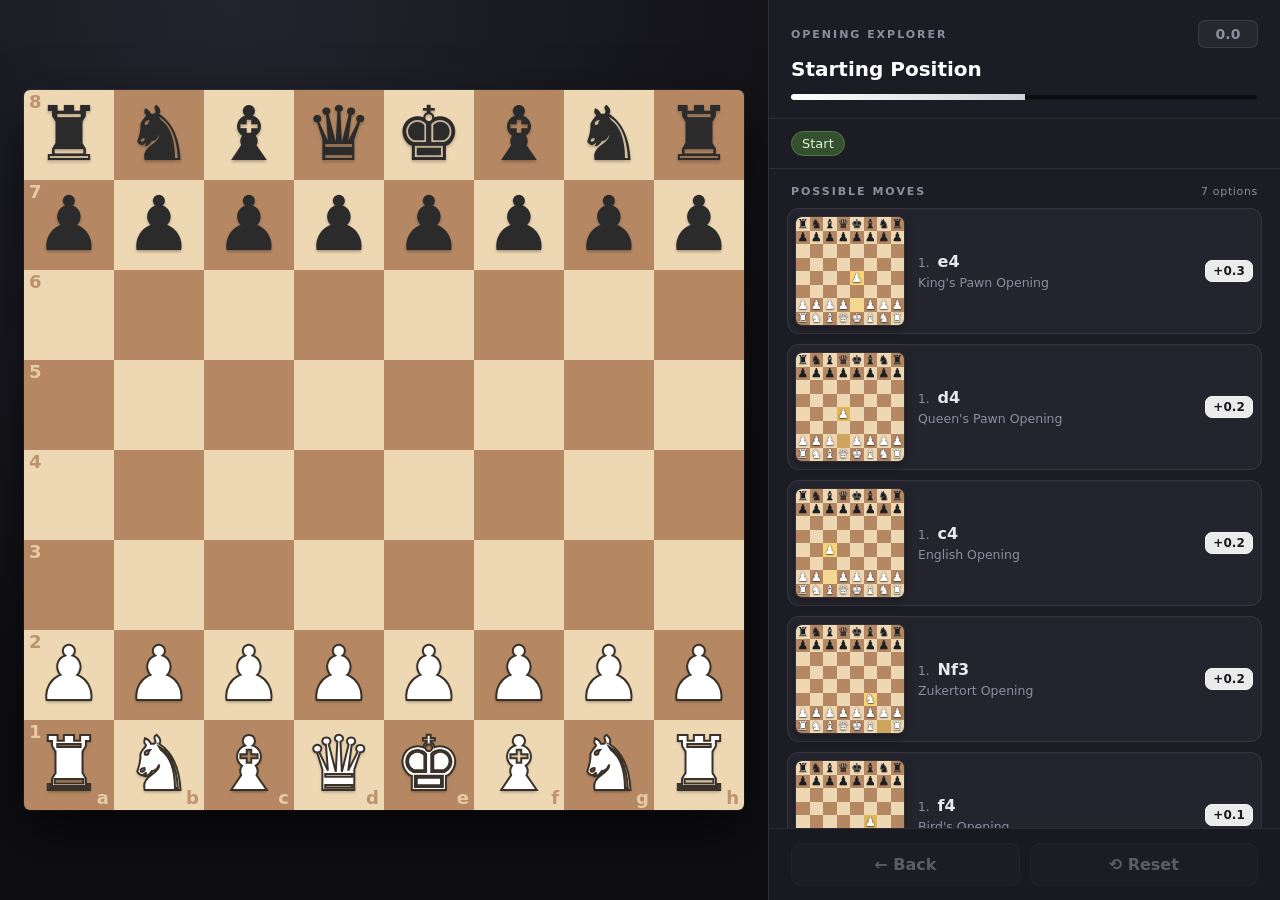
<file: index.html>
<!DOCTYPE html>
<html lang="en">
<head>
<meta charset="utf-8">
<meta name="viewport" content="width=device-width, initial-scale=1">
<title>Chess Opening Explorer</title>
<link rel="stylesheet" href="styles.css">
</head>
<body>

<div class="app">

  <section class="board-panel">
    <div class="board" id="board"></div>
  </section>

  <aside class="side-panel">

    <header class="side-header">
      <div class="header-row">
        <h1>Opening Explorer</h1>
        <span class="score-badge header-score eq" id="headerScore">0.0</span>
      </div>
      <div class="opening-name" id="openingName">Starting Position</div>
      <div class="eval-bar" aria-hidden="true">
        <div class="eval-fill" id="evalFill"></div>
      </div>
    </header>

    <div class="history" id="history"></div>

    <div class="moves-wrap">
      <div class="moves-head">
        <span>Possible moves</span>
        <span id="moveCount"></span>
      </div>
      <div class="moves" id="moves"></div>
    </div>

    <footer class="side-footer">
      <button id="backBtn">← Back</button>
      <button id="resetBtn">⟲ Reset</button>
    </footer>
  </aside>

</div>

<div class="preview" id="preview" aria-hidden="true">
  <div id="previewFrame"></div>
  <div class="preview-cap" id="previewCap"></div>
</div>

<!-- opening tree (defines ROOT) -->
<script src="moves.js"></script>
<!-- scores (attaches .score to every node in ROOT) -->
<script src="evals.js"></script>

<script>
"use strict";

/* =========================================================
   1. CHESS BOARD CORE
   Board = array of 64. Index 0 = a8, index 63 = h1.
   Uppercase = white, lowercase = black, null = empty.
   ========================================================= */

const FILES = "abcdefgh";
const GLYPH = { k:"♚", q:"♛", r:"♜", b:"♝", n:"♞", p:"♟" };

function initialBoard() {
  const b = new Array(64).fill(null);
  const back = ["r","n","b","q","k","b","n","r"];
  for (let i = 0; i < 8; i++) {
    b[i]      = back[i];               // rank 8 (black)
    b[8 + i]  = "p";                   // rank 7
    b[48 + i] = "P";                   // rank 2
    b[56 + i] = back[i].toUpperCase(); // rank 1 (white)
  }
  return b;
}

function sqIndex(sq) {
  return (8 - parseInt(sq[1], 10)) * 8 + FILES.indexOf(sq[0]);
}

/** Apply a UCI move (e2e4 / e7e8q / e1g1) — returns a NEW board. */
function applyUci(board, uci) {
  const b      = board.slice();
  const from   = sqIndex(uci.slice(0, 2));
  const to     = sqIndex(uci.slice(2, 4));
  const promo  = uci[4];
  const piece  = b[from];
  if (!piece) return b;

  const lower  = piece.toLowerCase();
  const isWhite = piece === piece.toUpperCase();

  b[to] = promo ? (isWhite ? promo.toUpperCase() : promo) : piece;
  b[from] = null;

  // Castling: king moves two files
  if (lower === "k" && Math.abs((to % 8) - (from % 8)) === 2) {
    const row = Math.floor(from / 8) * 8;
    if (to % 8 === 6) {            // kingside
      b[row + 5] = b[row + 7];
      b[row + 7] = null;
    } else {                       // queenside
      b[row + 3] = b[row + 0];
      b[row + 0] = null;
    }
  }

  if (lower === "p" && (from % 8) !== (to % 8) && !board[to]) {
    b[Math.floor(from / 8) * 8 + (to % 8)] = null;
  }

  return b;
}

/* =========================================================
   2. SCORE FORMATTING & EVAL BAR
   ========================================================= */

function formatScore(s) {
  if (s == null) return "–";
  if (typeof s === "object" && s.mate != null) {
    return s.mate > 0 ? "M" + s.mate : "-M" + Math.abs(s.mate);
  }
  const fixed = s.toFixed(1);
  if (fixed === "0.0" || fixed === "-0.0") return "0.0";
  return (s > 0 ? "+" : "") + fixed;
}

function scoreClass(s) {
  if (typeof s === "object" && s.mate != null) return s.mate > 0 ? "w" : "b";
  if (s >  0.04) return "w";
  if (s < -0.04) return "b";
  return "eq";
}

/** 0..1 → white's share of the eval bar. */
function whiteShare(s) {
  if (typeof s === "object" && s.mate != null) return s.mate > 0 ? 0.97 : 0.03;
  const v = (s == null) ? 0 : s;
  const p = 0.5 + 0.5 * Math.tanh(v / 2.5);
  return Math.min(0.97, Math.max(0.03, p));
}

/* =========================================================
   3. APP STATE
   ========================================================= */

const boardEl       = document.getElementById("board");
const movesEl       = document.getElementById("moves");
const historyEl     = document.getElementById("history");
const openingNameEl = document.getElementById("openingName");
const moveCountEl   = document.getElementById("moveCount");
const backBtn       = document.getElementById("backBtn");
const resetBtn      = document.getElementById("resetBtn");

const headerScoreEl = document.getElementById("headerScore");
const evalFillEl    = document.getElementById("evalFill");

const previewEl      = document.getElementById("preview");
const previewFrame   = document.getElementById("previewFrame");
const previewCap     = document.getElementById("previewCap");

/** Moves played from the root, e.g. [ {san,uci,next}, ... ] */
let path = [];

function currentNode() {
  let node = ROOT;
  for (const mv of path) node = mv.next;
  return node;
}

function currentBoard() {
  let b = initialBoard();
  for (const mv of path) b = applyUci(b, mv.uci);
  return b;
}

/* ---------- board rendering ---------- */
function renderBoard(board, lastMove) {
  const fromIdx = lastMove ? sqIndex(lastMove.uci.slice(0, 2)) : -1;
  const toIdx   = lastMove ? sqIndex(lastMove.uci.slice(2, 4)) : -1;

  const frag = document.createDocumentFragment();

  for (let i = 0; i < 64; i++) {
    const row = (i / 8) | 0;
    const col = i % 8;

    const sq = document.createElement("div");
    sq.className = "sq " + ((row + col) % 2 === 0 ? "light" : "dark");
    if (i === fromIdx) sq.classList.add("last");
    if (i === toIdx)   sq.classList.add("last", "dest");

    // coordinates
    if (col === 0) {
      const r = document.createElement("span");
      r.className = "coord rank";
      r.textContent = 8 - row;
      sq.appendChild(r);
    }
    if (row === 7) {
      const f = document.createElement("span");
      f.className = "coord file";
      f.textContent = FILES[col];
      sq.appendChild(f);
    }

    const p = board[i];
    if (p) {
      const el = document.createElement("span");
      const isWhite = p === p.toUpperCase();
      el.className = "piece " + (isWhite ? "w" : "b");
      el.textContent = GLYPH[p.toLowerCase()];
      sq.appendChild(el);
    }

    frag.appendChild(sq);
  }

  boardEl.replaceChildren(frag);
}

/* ---------- reusable mini board builder ---------- */
function buildMiniBoard(board, uci, extraClass) {
  const fromIdx = sqIndex(uci.slice(0, 2));
  const toIdx   = sqIndex(uci.slice(2, 4));

  const wrap = document.createElement("span");
  wrap.className = "mini-board" + (extraClass ? " " + extraClass : "");
  wrap.setAttribute("aria-hidden", "true");

  const frag = document.createDocumentFragment();

  for (let i = 0; i < 64; i++) {
    const row = (i / 8) | 0;
    const col = i % 8;

    const sq = document.createElement("span");
    sq.className = "msq " + ((row + col) % 2 === 0 ? "light" : "dark");
    if (i === fromIdx) sq.classList.add("last");
    if (i === toIdx)   sq.classList.add("last", "dest");

    const p = board[i];
    if (p) {
      const el = document.createElement("span");
      const isWhite = p === p.toUpperCase();
      el.className = "mpiece " + (isWhite ? "w" : "b");
      el.textContent = GLYPH[p.toLowerCase()];
      sq.appendChild(el);
    }

    frag.appendChild(sq);
  }

  wrap.appendChild(frag);
  return wrap;
}

/* =========================================================
   4. LARGE HOVER PREVIEW
   ========================================================= */

let previewToken = 0;

/** Size of the large board, kept reasonable for any viewport. */
function previewSize() {
  const byHeight = window.innerHeight * 0.46;
  const byWidth  = window.innerWidth  * 0.30;
  return Math.round(Math.min(380, Math.max(190, Math.min(byHeight, byWidth))));
}

function showPreview(anchorEl, board, mv) {
  const token = ++previewToken;
  const size  = previewSize();

  // 1) content
  const grid = buildMiniBoard(board, mv.uci, "preview-board");
  grid.style.setProperty("--mini", size + "px");
  previewFrame.replaceChildren(grid);

  previewCap.replaceChildren();
  const sanB = document.createElement("b");
  sanB.textContent = mv.san;

  const scoreChip = document.createElement("span");
  scoreChip.className = "preview-score " + scoreClass(mv.next.score);
  scoreChip.textContent = formatScore(mv.next.score);

  previewCap.append(
    sanB,
    document.createTextNode("  ·  " + mv.next.label + "  "),
    scoreChip
  );

  // 2) make it measurable but invisible
  previewEl.style.width   = (size + 22) + "px";
  previewEl.style.display = "block";
  previewEl.style.opacity = "0";

  // 3) position next to the card
  const r  = anchorEl.getBoundingClientRect();
  const pw = previewEl.offsetWidth;
  const ph = previewEl.offsetHeight;
  const GAP = 18;
  const PAD = 10;

  let left = r.left - pw - GAP;                       // preferred: to the left, over the board
  if (left < PAD) left = r.right + GAP;               // else: to the right
  if (left + pw > window.innerWidth - PAD) {          // last resort: clamp inside
    left = Math.max(PAD, window.innerWidth - pw - PAD);
  }

  let top = r.top + r.height / 2 - ph / 2;            // vertically centered on the card
  top = Math.max(PAD, Math.min(top, window.innerHeight - ph - PAD));

  previewEl.style.left = Math.round(left) + "px";
  previewEl.style.top  = Math.round(top)  + "px";

  // 4) fade in (only if this call is still the latest one)
  requestAnimationFrame(() => {
    if (token === previewToken) previewEl.style.opacity = "1";
  });
}

function hidePreview() {
  previewToken++;
  previewEl.style.display = "none";
  previewEl.style.opacity = "0";
  previewFrame.replaceChildren();
}

/* =========================================================
   5. RENDERING
   ========================================================= */

function updateHeaderScore(score) {
  headerScoreEl.textContent = formatScore(score);
  headerScoreEl.className   = "score-badge header-score " + scoreClass(score);
  evalFillEl.style.width    = (whiteShare(score) * 100).toFixed(1) + "%";
}

function renderHistory() {
  const frag = document.createDocumentFragment();

  const start = document.createElement("button");
  start.className = "hist-chip" + (path.length === 0 ? " current" : "");
  start.textContent = "Start";
  start.addEventListener("click", () => { path = []; render(); });
  frag.appendChild(start);

  path.forEach((mv, i) => {
    const chip = document.createElement("button");
    const moveNo = Math.floor(i / 2) + 1;
    const isWhiteMove = i % 2 === 0;
    chip.className = "hist-chip" + (i === path.length - 1 ? " current" : "");
    chip.textContent = (isWhiteMove ? moveNo + ". " : "") + mv.san;
    chip.addEventListener("click", () => { path = path.slice(0, i + 1); render(); });
    frag.appendChild(chip);
  });

  historyEl.replaceChildren(frag);
  historyEl.scrollTop = historyEl.scrollHeight;
}

/* ---------- move cards with mini board previews ---------- */
function renderMoves(node, board) {
  const count = node.children.length;
  moveCountEl.textContent = count ? count + (count === 1 ? " option" : " options") : "";

  if (!count) {
    const div = document.createElement("div");
    div.className = "empty";
    div.innerHTML = "End of this line.<br>Use <strong>← Back</strong> to try another option.";
    movesEl.replaceChildren(div);
    return;
  }

  const moveNo = Math.floor(path.length / 2) + 1;
  const whiteToMove = path.length % 2 === 0;

  const frag = document.createDocumentFragment();

  node.children.forEach((mv, i) => {
    // board position that WOULD result from this move
    const after = applyUci(board, mv.uci);

    const btn = document.createElement("button");
    btn.className = "move-btn";
    btn.style.animationDelay = (i * 22) + "ms";
    btn.setAttribute(
      "aria-label",
      mv.san + ", " + mv.next.label + ", " + formatScore(mv.next.score)
    );

    // 1) small board preview
    btn.appendChild(buildMiniBoard(after, mv.uci));

    // 2) text
    const main = document.createElement("span");
    main.className = "move-main";

    const sanRow = document.createElement("span");
    sanRow.className = "move-san-row";

    const num = document.createElement("span");
    num.className = "move-num";
    num.textContent = whiteToMove ? moveNo + "." : moveNo + "…";

    const san = document.createElement("span");
    san.className = "move-san";
    san.textContent = mv.san;

    sanRow.append(num, san);

    const label = document.createElement("span");
    label.className = "move-label";
    label.textContent = mv.next.label;

    main.append(sanRow, label);

    /* ---- score badge for the position after this move ---- */
    const badge = document.createElement("span");
    badge.className = "score-badge move-score " + scoreClass(mv.next.score);
    badge.textContent = formatScore(mv.next.score);

    btn.append(main, badge);

    // 4) behaviour
    btn.addEventListener("mouseenter", () => showPreview(btn, after, mv));
    btn.addEventListener("mouseleave", hidePreview);
    btn.addEventListener("focus",      () => showPreview(btn, after, mv));
    btn.addEventListener("blur",       hidePreview);

    btn.addEventListener("click", () => {
      hidePreview();
      path.push(mv);
      render();
    });

    frag.appendChild(btn);
  });

  movesEl.replaceChildren(frag);
  movesEl.scrollTop = 0;
}

/* ---------- master render ---------- */
function render() {
  hidePreview();

  const node     = currentNode();
  const board    = currentBoard();
  const lastMove = path.length ? path[path.length - 1] : null;

  renderBoard(board, lastMove);
  openingNameEl.textContent = node.label;
  updateHeaderScore(node.score);
  renderHistory();
  renderMoves(node, board);

  backBtn.disabled  = path.length === 0;
  resetBtn.disabled = path.length === 0;
}

/* ---------- controls ---------- */
backBtn.addEventListener("click", () => {
  if (path.length) { path.pop(); render(); }
});
resetBtn.addEventListener("click", () => {
  path = [];
  render();
});
document.addEventListener("keydown", (e) => {
  if (e.key === "ArrowLeft" && path.length) { path.pop(); render(); }
  if (e.key === "Escape") hidePreview();
});

/* the floating preview must never be stale */
movesEl.addEventListener("scroll", hidePreview, { passive: true });
window.addEventListener("scroll", hidePreview, { passive: true });
window.addEventListener("resize", hidePreview);

/* ---------- go ---------- */
render();
</script>
</body>
</html>
</file>
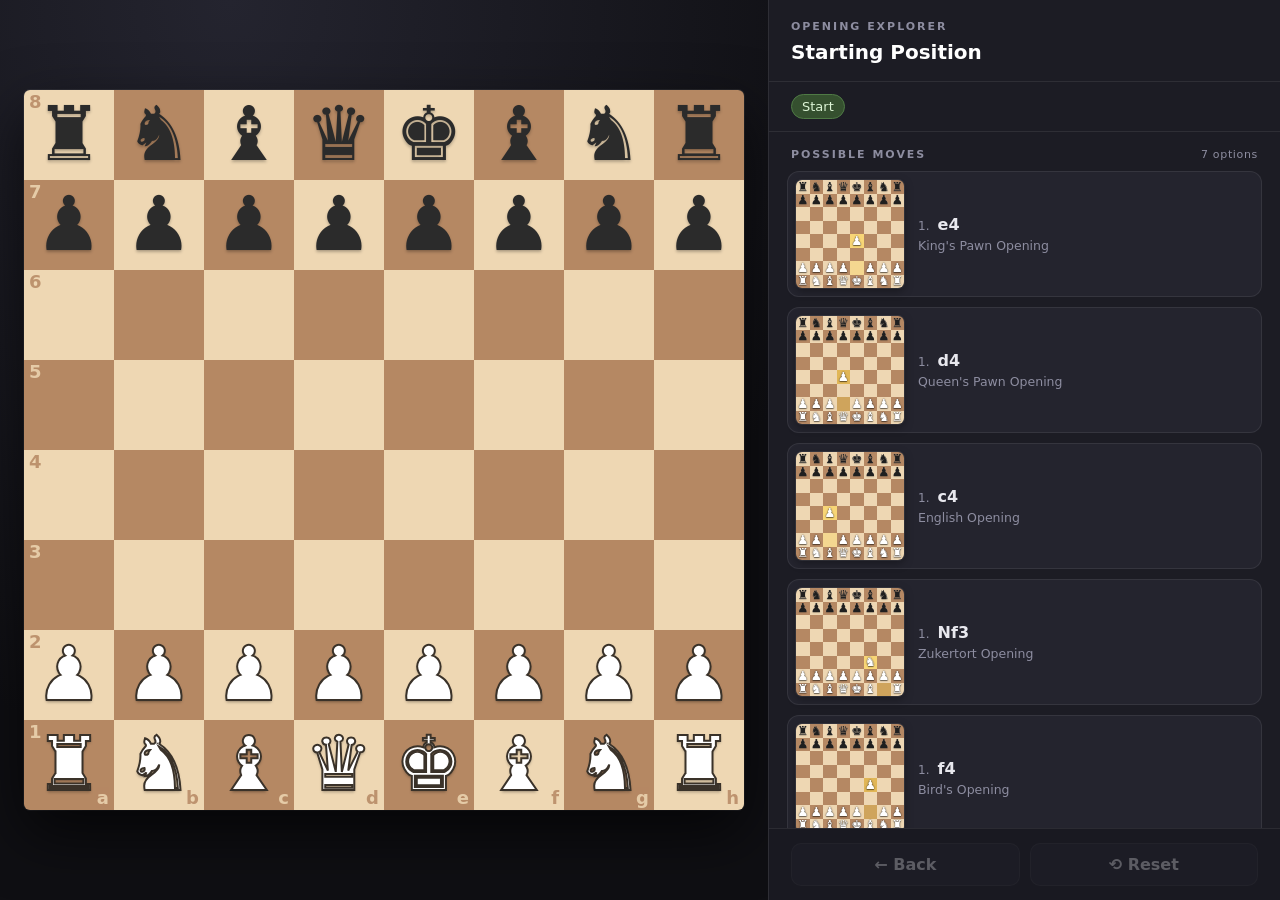
<file: src/index.html>
<!DOCTYPE html>
<html lang="en">
<head>
<meta charset="utf-8">
<meta name="viewport" content="width=device-width, initial-scale=1">
<title>Chess Opening Explorer</title>
<style>
  :root {
    --bg:        #14141a;
    --panel:     #1c1c24;
    --panel-2:   #24242e;
    --line:      rgba(255,255,255,.08);
    --text:      #e8e8ee;
    --muted:     #8d8da0;
    --accent:    #7cc46a;
    --light-sq:  #eed7b3;
    --dark-sq:   #b58863;
  }

  *, *::before, *::after { box-sizing: border-box; }
  html, body { margin: 0; height: 100%; }

  body {
    font-family: ui-sans-serif, system-ui, -apple-system, "Segoe UI", Roboto, Helvetica, Arial, sans-serif;
    background: var(--bg);
    color: var(--text);
    overflow: hidden;
    -webkit-font-smoothing: antialiased;
  }

  .app { display: flex; height: 100dvh; }

  /* ============ LEFT — BOARD (60%) ============ */
  .board-panel {
    flex: 0 0 60%;
    max-width: 60%;
    min-width: 0;
    display: flex;
    align-items: center;
    justify-content: center;
    padding: 24px;
    background: radial-gradient(120% 120% at 30% 0%, #24242f 0%, #0f0f13 70%);
    --board-size: min(calc(60vw - 48px), calc(100vh - 48px));
  }

  .board {
    width: var(--board-size);
    height: var(--board-size);
    display: grid;
    grid-template-columns: repeat(8, 1fr);
    grid-template-rows: repeat(8, 1fr);
    border-radius: 6px;
    overflow: hidden;
    box-shadow: 0 24px 60px rgba(0,0,0,.65), 0 0 0 1px rgba(255,255,255,.07);
  }

  .sq {
    position: relative;
    display: flex;
    align-items: center;
    justify-content: center;
    user-select: none;
  }
  .sq.light { background: var(--light-sq); }
  .sq.dark  { background: var(--dark-sq); }

  /* last-move highlight painted under the piece */
  .sq.last { box-shadow: inset 0 0 0 100px rgba(255, 214, 79, .35); }

  .piece {
    position: relative;
    z-index: 2;
    line-height: 1;
    pointer-events: none;
    font-size: calc(var(--board-size) / 8 * 0.84);
  }
  .piece.w {
    color: #ffffff;
    -webkit-text-stroke: calc(var(--board-size) / 8 * 0.022) #3a3229;
    text-shadow: 0 2px 3px rgba(0,0,0,.35);
  }
  .piece.b {
    color: #2b2b2b;
    text-shadow: 0 2px 3px rgba(0,0,0,.25);
  }
  .sq.dest .piece { animation: pop .18s ease-out; }
  @keyframes pop {
    from { transform: scale(.82); opacity: .35; }
    to   { transform: scale(1);   opacity: 1; }
  }

  .coord {
    position: absolute;
    z-index: 1;
    font-size: calc(var(--board-size) / 8 * 0.2);
    font-weight: 700;
    line-height: 1;
    pointer-events: none;
    opacity: .85;
  }
  .coord.rank { top: 3px; left: 5px; }
  .coord.file { bottom: 3px; right: 5px; }
  .sq.light .coord { color: var(--dark-sq); }
  .sq.dark  .coord { color: var(--light-sq); }

  /* ============ RIGHT — PANEL (40%) ============ */
  .side-panel {
    flex: 1 1 40%;
    min-width: 0;
    display: flex;
    flex-direction: column;
    background: var(--panel);
    border-left: 1px solid var(--line);
    overflow: hidden;
  }

  .side-header {
    padding: 20px 22px 16px;
    border-bottom: 1px solid var(--line);
    flex: 0 0 auto;
  }
  .side-header h1 {
    margin: 0 0 7px;
    font-size: 11px;
    font-weight: 700;
    letter-spacing: .18em;
    text-transform: uppercase;
    color: var(--muted);
  }
  .opening-name {
    font-size: 20px;
    font-weight: 650;
    line-height: 1.25;
    color: #fff;
  }

  /* --- history chips --- */
  .history {
    flex: 0 0 auto;
    display: flex;
    flex-wrap: wrap;
    gap: 6px;
    padding: 12px 22px;
    border-bottom: 1px solid var(--line);
    max-height: 118px;
    overflow-y: auto;
  }
  .hist-chip {
    font: inherit;
    font-size: 13px;
    padding: 4px 10px;
    border-radius: 999px;
    border: 1px solid var(--line);
    background: var(--panel-2);
    color: var(--muted);
    white-space: nowrap;
    cursor: pointer;
    transition: background .14s, color .14s, border-color .14s;
  }
  .hist-chip:hover { color: #fff; border-color: rgba(255,255,255,.28); }
  .hist-chip.current {
    background: #35502f;
    border-color: #4f7a45;
    color: #ddf5d6;
  }

  /* --- moves list --- */
  .moves-wrap {
    flex: 1 1 auto;
    display: flex;
    flex-direction: column;
    min-height: 0;
  }
  .moves-head {
    flex: 0 0 auto;
    display: flex;
    justify-content: space-between;
    align-items: baseline;
    padding: 16px 22px 10px;
    font-size: 11px;
    font-weight: 700;
    letter-spacing: .18em;
    text-transform: uppercase;
    color: var(--muted);
  }
  .moves-head span:last-child { letter-spacing: .06em; text-transform: none; font-weight: 500; }

  .moves {
    flex: 1 1 auto;
    overflow-y: auto;
    padding: 0 18px 20px;
    display: flex;
    flex-direction: column;
    gap: 10px;
    scrollbar-width: thin;
    scrollbar-color: #3a3a48 transparent;
  }
  .moves::-webkit-scrollbar { width: 8px; }
  .moves::-webkit-scrollbar-thumb { background: #3a3a48; border-radius: 4px; }

  /* --- a move card: mini board + text --- */
  .move-btn {
    display: flex;
    align-items: center;
    gap: 14px;
    width: 100%;
    padding: 8px;
    border-radius: 12px;
    border: 1px solid var(--line);
    background: var(--panel-2);
    color: var(--text);
    font: inherit;
    text-align: left;
    cursor: pointer;
    animation: fadeUp .2s ease-out both;
    transition: background .12s, border-color .12s, transform .06s;
  }
  .move-btn:hover,
  .move-btn:focus-visible {
    background: #2e2e3a;
    border-color: rgba(124,196,106,.6);
    outline: none;
  }
  .move-btn:active { transform: scale(.995); }

  @keyframes fadeUp {
    from { opacity: 0; transform: translateY(5px); }
    to   { opacity: 1; transform: none; }
  }

  /* mini board (also used by the large hover preview) */
  .mini-board {
    --mini: 108px;
    flex: 0 0 auto;
    width: var(--mini);
    height: var(--mini);
    display: grid;
    grid-template-columns: repeat(8, 1fr);
    grid-template-rows: repeat(8, 1fr);
    border-radius: 6px;
    overflow: hidden;
    box-shadow: 0 0 0 1px rgba(255,255,255,.08), 0 3px 10px rgba(0,0,0,.35);
  }
  .mini-board .msq {
    position: relative;
    display: flex;
    align-items: center;
    justify-content: center;
  }
  .mini-board .msq.light { background: var(--light-sq); }
  .mini-board .msq.dark  { background: var(--dark-sq); }
  .mini-board .msq.last  { box-shadow: inset 0 0 0 100px rgba(255,214,79,.35); }
  .mini-board .msq.dest  { box-shadow: inset 0 0 0 100px rgba(255,214,79,.6); }

  .mini-board .mpiece {
    position: relative;
    z-index: 2;
    line-height: 1;
    pointer-events: none;
    font-size: calc(var(--mini) / 8 * 0.92);
  }
  .mini-board .mpiece.w {
    color: #ffffff;
    text-shadow: 0 0 1.5px rgba(0,0,0,.85), 0 1px 1px rgba(0,0,0,.45);
  }
  .mini-board .mpiece.b {
    color: #1f1f1f;
    text-shadow: 0 0 1px rgba(255,255,255,.35), 0 1px 1px rgba(0,0,0,.3);
  }

  /* text next to the preview */
  .move-main {
    display: flex;
    flex-direction: column;
    gap: 4px;
    min-width: 0;
    flex: 1 1 auto;
  }
  .move-san-row {
    display: flex;
    align-items: baseline;
    gap: 8px;
    min-width: 0;
  }
  .move-num {
    font-size: 12px;
    font-variant-numeric: tabular-nums;
    color: var(--muted);
  }
  .move-san {
    font-size: 16px;
    font-weight: 650;
    letter-spacing: .01em;
  }
  .move-label {
    font-size: 12.5px;
    color: var(--muted);
    overflow: hidden;
    text-overflow: ellipsis;
    white-space: nowrap;
  }
  .move-arrow {
    margin-left: auto;
    padding-right: 4px;
    color: var(--accent);
    opacity: 0;
    transition: opacity .14s, transform .14s;
  }
  .move-btn:hover .move-arrow,
  .move-btn:focus-visible .move-arrow { opacity: 1; transform: translateX(2px); }

  .empty {
    padding: 26px 20px;
    border: 1px dashed rgba(255,255,255,.16);
    border-radius: 10px;
    color: var(--muted);
    font-size: 14px;
    line-height: 1.65;
    text-align: center;
  }

  /* ---------- LARGE HOVER PREVIEW ---------- */
  .preview {
    position: fixed;
    z-index: 200;
    display: none;
    padding: 10px;
    border-radius: 14px;
    background: rgba(16,16,21,.97);
    border: 1px solid rgba(255,255,255,.13);
    box-shadow: 0 30px 70px rgba(0,0,0,.72), 0 0 0 1px rgba(0,0,0,.4);
    pointer-events: none;            /* never steals the mouse */
    opacity: 0;
    transition: opacity .1s ease-out;
  }
  .preview-board {
    border-radius: 8px;
    box-shadow: 0 0 0 1px rgba(255,255,255,.12), 0 6px 18px rgba(0,0,0,.45);
  }
  .preview-cap {
    margin-top: 9px;
    font-size: 12.5px;
    line-height: 1.3;
    color: var(--muted);
    text-align: center;
    white-space: nowrap;
    overflow: hidden;
    text-overflow: ellipsis;
  }
  .preview-cap b { color: var(--text); font-weight: 650; }

  /* --- footer --- */
  .side-footer {
    flex: 0 0 auto;
    display: flex;
    gap: 10px;
    padding: 14px 22px;
    border-top: 1px solid var(--line);
    background: #191921;
  }
  .side-footer button {
    flex: 1;
    padding: 11px 14px;
    border-radius: 10px;
    border: 1px solid var(--line);
    background: var(--panel-2);
    color: var(--text);
    font: inherit;
    font-weight: 600;
    cursor: pointer;
    transition: background .14s, opacity .14s;
  }
  .side-footer button:hover:not(:disabled) { background: #2e2e3a; }
  .side-footer button:disabled { opacity: .32; cursor: default; }

  /* ============ RESPONSIVE ============ */
  @media (max-width: 1200px) {
    .mini-board { --mini: 92px; }
  }
  @media (max-width: 860px) {
    html, body { overflow: auto; height: auto; }
    .app { flex-direction: column; height: auto; }
    .board-panel {
      flex: 0 0 auto;
      max-width: none;
      padding: 14px;
      --board-size: min(92vw, 58vh);
    }
    .side-panel {
      flex: 0 0 auto;
      border-left: none;
      border-top: 1px solid var(--line);
      min-height: 60vh;
    }
    .moves { max-height: none; }
    .mini-board { --mini: 100px; }
  }
  @media (max-width: 520px) {
    .mini-board { --mini: 84px; }
  }
</style>
</head>
<body>

<div class="app">

  <!-- LEFT: board -->
  <section class="board-panel">
    <div class="board" id="board"></div>
  </section>

  <!-- RIGHT: moves -->
  <aside class="side-panel">
    <header class="side-header">
      <h1>Opening Explorer</h1>
      <div class="opening-name" id="openingName">Starting Position</div>
    </header>

    <div class="history" id="history"></div>

    <div class="moves-wrap">
      <div class="moves-head">
        <span>Possible moves</span>
        <span id="moveCount"></span>
      </div>
      <div class="moves" id="moves"></div>
    </div>

    <footer class="side-footer">
      <button id="backBtn">← Back</button>
      <button id="resetBtn">⟲ Reset</button>
    </footer>
  </aside>

</div>

<!-- floating large preview (positioned by JS, never captures the mouse) -->
<div class="preview" id="preview" aria-hidden="true">
  <div id="previewFrame"></div>
  <div class="preview-cap" id="previewCap"></div>
</div>

<script>
"use strict";

/* =========================================================
   1. CHESS BOARD CORE
   Board = array of 64. Index 0 = a8, index 63 = h1.
   Uppercase = white, lowercase = black, null = empty.
   ========================================================= */

const FILES = "abcdefgh";
const GLYPH = { k:"♚", q:"♛", r:"♜", b:"♝", n:"♞", p:"♟" };

function initialBoard() {
  const b = new Array(64).fill(null);
  const back = ["r","n","b","q","k","b","n","r"];
  for (let i = 0; i < 8; i++) {
    b[i]      = back[i];               // rank 8 (black)
    b[8 + i]  = "p";                   // rank 7
    b[48 + i] = "P";                   // rank 2
    b[56 + i] = back[i].toUpperCase(); // rank 1 (white)
  }
  return b;
}

function sqIndex(sq) {
  return (8 - parseInt(sq[1], 10)) * 8 + FILES.indexOf(sq[0]);
}

/** Apply a UCI move (e2e4 / e7e8q / e1g1) — returns a NEW board. */
function applyUci(board, uci) {
  const b      = board.slice();
  const from   = sqIndex(uci.slice(0, 2));
  const to     = sqIndex(uci.slice(2, 4));
  const promo  = uci[4];
  const piece  = b[from];
  if (!piece) return b;                       // safety

  const lower  = piece.toLowerCase();
  const isWhite = piece === piece.toUpperCase();

  b[to] = promo ? (isWhite ? promo.toUpperCase() : promo) : piece;
  b[from] = null;

  // Castling: king moves two files
  if (lower === "k" && Math.abs((to % 8) - (from % 8)) === 2) {
    const row = Math.floor(from / 8) * 8;
    if (to % 8 === 6) {            // kingside
      b[row + 5] = b[row + 7];
      b[row + 7] = null;
    } else {                       // queenside
      b[row + 3] = b[row + 0];
      b[row + 0] = null;
    }
  }

  // En passant: pawn moves diagonally onto an empty square
  if (lower === "p" && (from % 8) !== (to % 8) && !board[to]) {
    b[Math.floor(from / 8) * 8 + (to % 8)] = null;
  }

  return b;
}

/* =========================================================
   2. OPENING TREE
   n(label, children)  -> position node
   m(san, uci, node)   -> move leading to that node
   ========================================================= */

const n = (label, children) => ({ label, children: children || [] });
const m = (san, uci, next)  => ({ san, uci, next });

const ROOT = n("Starting Position", [

  /* ------------------------- 1. e4 ------------------------- */
  m("e4", "e2e4", n("King's Pawn Opening", [

    m("e5", "e7e5", n("Open Game", [
      m("Nf3", "g1f3", n("King's Knight Opening", [
        m("Nc6", "b8c6", n("Open Game", [
          m("Bb5", "f1b5", n("Ruy Lopez", [
            m("a6", "a7a6", n("Morphy Defense", [
              m("Ba4", "b5a4", n("Ruy Lopez: Main Line", [
                m("Nf6", "g8f6", n("Ruy Lopez: Closed", [
                  m("O-O", "e1g1", n("Ruy Lopez: Closed", [
                    m("Be7", "f8e7", n("Ruy Lopez: Closed Main Line"))
                  ]))
                ])),
                m("Bc5", "f8c5", n("Ruy Lopez: Classical"))
              ])),
              m("Bxc6", "b5c6", n("Exchange Variation", [
                m("dxc6", "d7c6", n("Ruy Lopez: Exchange"))
              ]))
            ])),
            m("Nf6", "g8f6", n("Berlin Defense", [
              m("O-O", "e1g1", n("Berlin Defense", [
                m("Nxe4", "f6e4", n("Berlin: Main Line"))
              ]))
            ])),
            m("Bc5", "f8c5", n("Classical Defense", [
              m("c3", "c2c3", n("Ruy Lopez: Classical", [
                m("Nf6", "g8f6", n("Ruy Lopez: Classical"))
              ]))
            ]))
          ])),
          m("Bc4", "f1c4", n("Italian Game", [
            m("Bc5", "f8c5", n("Giuoco Piano", [
              m("c3", "c2c3", n("Giuoco Piano")),
              m("b4", "b2b4", n("Evans Gambit"))
            ])),
            m("Nf6", "g8f6", n("Two Knights Defense", [
              m("Ng5", "f3g5", n("Two Knights: Main Line", [
                m("d5", "d7d5", n("Two Knights: Main Line"))
              ]))
            ]))
          ])),
          m("d4", "d2d4", n("Scotch Game", [
            m("exd4", "e5d4", n("Scotch Game", [
              m("Nxd4", "f3d4", n("Scotch Game", [
                m("Nf6", "g8f6", n("Scotch: Classical"))
              ]))
            ]))
          ])),
          m("Nc3", "b1c3", n("Three Knights Opening"))
        ])),
        m("Nf6", "g8f6", n("Petrov Defense", [
          m("Nxe5", "f3e5", n("Petrov Defense", [
            m("d6", "d7d6", n("Petrov: Main Line"))
          ]))
        ])),
        m("d6", "d7d6", n("Philidor Defense", [
          m("d4", "d2d4", n("Philidor Defense", [
            m("exd4", "e5d4", n("Philidor: Exchange"))
          ]))
        ]))
      ])),
      m("Nc3", "b1c3", n("Vienna Game", [
        m("Nf6", "g8f6", n("Vienna Game"))
      ])),
      m("f4", "f2f4", n("King's Gambit", [
        m("exf4", "e5f4", n("King's Gambit Accepted"))
      ])),
      m("Bc4", "f1c4", n("Bishop's Opening", [
        m("Nf6", "g8f6", n("Bishop's Opening"))
      ])),
      m("d4", "d2d4", n("Center Game", [
        m("exd4", "e5d4", n("Center Game"))
      ]))
    ])),

    m("c5", "c7c5", n("Sicilian Defense", [
      m("Nf3", "g1f3", n("Sicilian: Open", [
        m("d6", "d7d6", n("Sicilian: Najdorf / Dragon", [
          m("d4", "d2d4", n("Sicilian: Open", [
            m("cxd4", "c5d4", n("Sicilian: Open", [
              m("Nxd4", "f3d4", n("Sicilian: Open", [
                m("Nf6", "g8f6", n("Sicilian: Open", [
                  m("Nc3", "b1c3", n("Sicilian: Main Lines", [
                    m("a6", "a7a6", n("Najdorf Variation")),
                    m("g6", "g7g6", n("Dragon Variation")),
                    m("e6", "e7e6", n("Scheveningen Variation"))
                  ]))
                ]))
              ]))
            ]))
          ]))
        ])),
        m("Nc6", "b8c6", n("Old Sicilian", [
          m("d4", "d2d4", n("Sicilian: Open", [
            m("cxd4", "c5d4", n("Sicilian: Open", [
              m("Nxd4", "f3d4", n("Sicilian: Open", [
                m("Nf6", "g8f6", n("Sveshnikov Variation", [
                  m("Nc3", "b1c3", n("Sveshnikov", [
                    m("e5", "e7e5", n("Sveshnikov Variation"))
                  ]))
                ]))
              ]))
            ]))
          ]))
        ])),
        m("e6", "e7e6", n("Sicilian: Kan", [
          m("d4", "d2d4", n("Sicilian: Kan", [
            m("cxd4", "c5d4", n("Sicilian: Kan", [
              m("Nxd4", "f3d4", n("Sicilian: Kan", [
                m("a6", "a7a6", n("Kan Variation"))
              ]))
            ]))
          ]))
        ]))
      ])),
      m("Nc3", "b1c3", n("Closed Sicilian", [
        m("Nc6", "b8c6", n("Closed Sicilian", [
          m("g3", "g2g3", n("Closed Sicilian"))
        ]))
      ])),
      m("c3", "c2c3", n("Alapin Variation", [
        m("d5", "d7d5", n("Alapin Variation", [
          m("exd5", "e4d5", n("Alapin Variation", [
            m("Qxd5", "d8d5", n("Alapin: Main Line"))
          ]))
        ]))
      ])),
      m("d4", "d2d4", n("Smith-Morra Gambit", [
        m("cxd4", "c5d4", n("Smith-Morra Gambit", [
          m("c3", "c2c3", n("Smith-Morra Gambit", [
            m("dxc3", "d4c3", n("Smith-Morra Accepted"))
          ]))
        ]))
      ]))
    ])),

    m("e6", "e7e6", n("French Defense", [
      m("d4", "d2d4", n("French Defense", [
        m("d5", "d7d5", n("French Defense", [
          m("Nc3", "b1c3", n("French: Classical", [
            m("Nf6", "g8f6", n("French: Classical", [
              m("e5", "e4e5", n("Steinitz Variation", [
                m("Nfd7", "f6d7", n("French: Steinitz"))
              ]))
            ])),
            m("Bb4", "f8b4", n("Winawer Variation"))
          ])),
          m("Nd2", "b1d2", n("Tarrasch Variation")),
          m("e5", "e4e5", n("Advance Variation", [
            m("c5", "c7c5", n("French: Advance"))
          ])),
          m("exd5", "e4d5", n("Exchange Variation", [
            m("exd5", "e6d5", n("French: Exchange"))
          ]))
        ]))
      ]))
    ])),

    m("c6", "c7c6", n("Caro-Kann Defense", [
      m("d4", "d2d4", n("Caro-Kann", [
        m("d5", "d7d5", n("Caro-Kann", [
          m("Nc3", "b1c3", n("Caro-Kann: Classical", [
            m("dxe4", "d5e4", n("Caro-Kann: Classical"))
          ])),
          m("e5", "e4e5", n("Caro-Kann: Advance")),
          m("exd5", "e4d5", n("Caro-Kann: Exchange", [
            m("cxd5", "c6d5", n("Caro-Kann: Exchange"))
          ]))
        ]))
      ]))
    ])),

    m("d5", "d7d5", n("Scandinavian Defense", [
      m("exd5", "e4d5", n("Scandinavian", [
        m("Qxd5", "d8d5", n("Scandinavian", [
          m("Nc3", "b1c3", n("Scandinavian: Main Line", [
            m("Qa5", "d5a5", n("Scandinavian: Main Line"))
          ]))
        ]))
      ]))
    ])),

    m("Nf6", "g8f6", n("Alekhine Defense", [
      m("e5", "e4e5", n("Alekhine Defense", [
        m("Nd5", "f6d5", n("Alekhine: Main Line"))
      ]))
    ])),

    m("d6", "d7d6", n("Pirc Defense", [
      m("d4", "d2d4", n("Pirc Defense", [
        m("Nf6", "g8f6", n("Pirc Defense", [
          m("Nc3", "b1c3", n("Pirc: Classical", [
            m("g6", "g7g6", n("Pirc: Classical"))
          ]))
        ]))
      ]))
    ])),

    m("g6", "g7g6", n("Modern Defense", [
      m("d4", "d2d4", n("Modern Defense", [
        m("Bg7", "f8g7", n("Modern Defense"))
      ]))
    ])),

    m("b6", "b7b6", n("Owen's Defense")),
    m("Nc6", "b8c6", n("Nimzowitsch Defense"))
  ])),

  /* ------------------------- 1. d4 ------------------------- */
  m("d4", "d2d4", n("Queen's Pawn Opening", [

    m("d5", "d7d5", n("Closed Game", [
      m("c4", "c2c4", n("Queen's Gambit", [
        m("e6", "e7e6", n("Queen's Gambit Declined", [
          m("Nc3", "b1c3", n("QGD", [
            m("Nf6", "g8f6", n("QGD: Main Line"))
          ])),
          m("Nf3", "g1f3", n("QGD", [
            m("Nf6", "g8f6", n("QGD: Main Line"))
          ]))
        ])),
        m("c6", "c7c6", n("Slav Defense", [
          m("Nf3", "g1f3", n("Slav Defense", [
            m("Nf6", "g8f6", n("Slav: Main Line"))
          ])),
          m("Nc3", "b1c3", n("Slav Defense", [
            m("dxc4", "d5c4", n("Slav: Main Line"))
          ]))
        ])),
        m("dxc4", "d5c4", n("Queen's Gambit Accepted", [
          m("e3", "e2e3", n("QGA", [
            m("Nf6", "g8f6", n("QGA: Main Line"))
          ]))
        ])),
        m("Nf6", "g8f6", n("Marshall Defense"))
      ])),
      m("Nf3", "g1f3", n("Queen's Pawn", [
        m("Nf6", "g8f6", n("Queen's Pawn", [
          m("c4", "c2c4", n("Transposition to QGD"))
        ]))
      ])),
      m("Bf4", "c1f4", n("London System", [
        m("Nf6", "g8f6", n("London System", [
          m("e3", "e2e3", n("London System"))
        ]))
      ]))
    ])),

    m("Nf6", "g8f6", n("Indian Defense", [
      m("c4", "c2c4", n("Indian Defense", [
        m("e6", "e7e6", n("Nimzo-Indian", [
          m("Nc3", "b1c3", n("Nimzo-Indian", [
            m("Bb4", "f8b4", n("Nimzo-Indian Defense"))
          ]))
        ])),
        m("g6", "g7g6", n("King's Indian", [
          m("Nc3", "b1c3", n("King's Indian", [
            m("Bg7", "f8g7", n("King's Indian", [
              m("e4", "e2e4", n("King's Indian", [
                m("d6", "d7d6", n("King's Indian: Classical"))
              ]))
            ]))
          ]))
        ])),
        m("e5", "e7e5", n("Budapest Gambit"))
      ])),
      m("Nf3", "g1f3", n("Indian Defense", [
        m("g6", "g7g6", n("King's Indian Setup", [
          m("c4", "c2c4", n("King's Indian Setup", [
            m("Bg7", "f8g7", n("King's Indian Setup"))
          ]))
        ]))
      ]))
    ])),

    m("e6", "e7e6", n("Dutch Defense (via e6)", [
      m("c4", "c2c4", n("Dutch Defense", [
        m("f5", "f7f5", n("Dutch Defense"))
      ]))
    ])),

    m("f5", "f7f5", n("Dutch Defense")),
    m("d6", "d7d6", n("Pirc Setup", [
      m("e4", "e2e4", n("Transposition to Pirc"))
    ])),
    m("c5", "c7c5", n("Benoni Defense")),
    m("g6", "g7g6", n("Modern Defense"))
  ])),

  /* ------------------------- 1. c4 ------------------------- */
  m("c4", "c2c4", n("English Opening", [
    m("e5", "e7e5", n("English: Reversed Sicilian", [
      m("Nc3", "b1c3", n("English: Reversed Sicilian", [
        m("Nf6", "g8f6", n("English: Four Knights"))
      ]))
    ])),
    m("Nf6", "g8f6", n("English: Anglo-Indian", [
      m("Nc3", "b1c3", n("English: Anglo-Indian", [
        m("e6", "e7e6", n("English: Anglo-Indian"))
      ]))
    ])),
    m("c5", "c7c5", n("English: Symmetrical", [
      m("Nf3", "g1f3", n("English: Symmetrical", [
        m("Nc6", "b8c6", n("English: Symmetrical"))
      ]))
    ])),
    m("e6", "e7e6", n("English: Agincourt", [
      m("Nf3", "g1f3", n("English", [
        m("d5", "d7d5", n("English: Anglo-Dutch"))
      ]))
    ]))
  ])),

  /* ------------------------- 1. Nf3 ------------------------ */
  m("Nf3", "g1f3", n("Zukertort Opening", [
    m("d5", "d7d5", n("Zukertort", [
      m("d4", "d2d4", n("Zukertort", [
        m("Nf6", "g8f6", n("Transposition to QGD"))
      ]))
    ])),
    m("Nf6", "g8f6", n("Zukertort", [
      m("c4", "c2c4", n("Transposition to English", [
        m("e6", "e7e6", n("Transposition"))
      ]))
    ]))
  ])),

  /* ---------------------- other first moves ---------------- */
  m("f4", "f2f4", n("Bird's Opening", [
    m("d5", "d7d5", n("Bird's Opening"))
  ])),
  m("b3", "b2b3", n("Nimzo-Larsen Attack")),
  m("g3", "g2g3", n("Benko Opening"))
]);

/* =========================================================
   3. APP STATE + RENDERING
   ========================================================= */

const boardEl       = document.getElementById("board");
const movesEl       = document.getElementById("moves");
const historyEl     = document.getElementById("history");
const openingNameEl = document.getElementById("openingName");
const moveCountEl   = document.getElementById("moveCount");
const backBtn       = document.getElementById("backBtn");
const resetBtn      = document.getElementById("resetBtn");

const previewEl      = document.getElementById("preview");
const previewFrame   = document.getElementById("previewFrame");
const previewCap     = document.getElementById("previewCap");

/** Moves played from the root, e.g. [ {san,uci,next}, ... ] */
let path = [];

function currentNode() {
  let node = ROOT;
  for (const mv of path) node = mv.next;
  return node;
}

function currentBoard() {
  let b = initialBoard();
  for (const mv of path) b = applyUci(b, mv.uci);
  return b;
}

/* ---------- board rendering ---------- */
function renderBoard(board, lastMove) {
  const fromIdx = lastMove ? sqIndex(lastMove.uci.slice(0, 2)) : -1;
  const toIdx   = lastMove ? sqIndex(lastMove.uci.slice(2, 4)) : -1;

  const frag = document.createDocumentFragment();

  for (let i = 0; i < 64; i++) {
    const row = (i / 8) | 0;
    const col = i % 8;

    const sq = document.createElement("div");
    sq.className = "sq " + ((row + col) % 2 === 0 ? "light" : "dark");
    if (i === fromIdx) sq.classList.add("last");
    if (i === toIdx)   sq.classList.add("last", "dest");

    // coordinates
    if (col === 0) {
      const r = document.createElement("span");
      r.className = "coord rank";
      r.textContent = 8 - row;
      sq.appendChild(r);
    }
    if (row === 7) {
      const f = document.createElement("span");
      f.className = "coord file";
      f.textContent = FILES[col];
      sq.appendChild(f);
    }

    const p = board[i];
    if (p) {
      const el = document.createElement("span");
      const isWhite = p === p.toUpperCase();
      el.className = "piece " + (isWhite ? "w" : "b");
      el.textContent = GLYPH[p.toLowerCase()];
      sq.appendChild(el);
    }

    frag.appendChild(sq);
  }

  boardEl.replaceChildren(frag);
}

/* ---------- reusable mini board builder ---------- */
function buildMiniBoard(board, uci, extraClass) {
  const fromIdx = sqIndex(uci.slice(0, 2));
  const toIdx   = sqIndex(uci.slice(2, 4));

  const wrap = document.createElement("span");
  wrap.className = "mini-board" + (extraClass ? " " + extraClass : "");
  wrap.setAttribute("aria-hidden", "true");

  const frag = document.createDocumentFragment();

  for (let i = 0; i < 64; i++) {
    const row = (i / 8) | 0;
    const col = i % 8;

    const sq = document.createElement("span");
    sq.className = "msq " + ((row + col) % 2 === 0 ? "light" : "dark");
    if (i === fromIdx) sq.classList.add("last");
    if (i === toIdx)   sq.classList.add("last", "dest");

    const p = board[i];
    if (p) {
      const el = document.createElement("span");
      const isWhite = p === p.toUpperCase();
      el.className = "mpiece " + (isWhite ? "w" : "b");
      el.textContent = GLYPH[p.toLowerCase()];
      sq.appendChild(el);
    }

    frag.appendChild(sq);
  }

  wrap.appendChild(frag);
  return wrap;
}

/* =========================================================
   4. LARGE HOVER PREVIEW
   ========================================================= */

let previewToken = 0;

/** Size of the large board, kept reasonable for any viewport. */
function previewSize() {
  const byHeight = window.innerHeight * 0.46;
  const byWidth  = window.innerWidth  * 0.30;
  return Math.round(Math.min(380, Math.max(190, Math.min(byHeight, byWidth))));
}

function showPreview(anchorEl, board, mv) {
  const token = ++previewToken;
  const size  = previewSize();

  // 1) content
  const grid = buildMiniBoard(board, mv.uci, "preview-board");
  grid.style.setProperty("--mini", size + "px");
  previewFrame.replaceChildren(grid);

  previewCap.replaceChildren();
  const sanB = document.createElement("b");
  sanB.textContent = mv.san;
  previewCap.append(sanB, document.createTextNode("  ·  " + mv.next.label));

  // 2) make it measurable but invisible
  previewEl.style.width   = (size + 22) + "px";   // 10px padding + 1px border each side
  previewEl.style.display = "block";
  previewEl.style.opacity = "0";

  // 3) position next to the card
  const r  = anchorEl.getBoundingClientRect();
  const pw = previewEl.offsetWidth;
  const ph = previewEl.offsetHeight;
  const GAP = 18;
  const PAD = 10;

  let left = r.left - pw - GAP;                       // preferred: to the left, over the board
  if (left < PAD) left = r.right + GAP;               // else: to the right
  if (left + pw > window.innerWidth - PAD) {          // last resort: clamp inside
    left = Math.max(PAD, window.innerWidth - pw - PAD);
  }

  let top = r.top + r.height / 2 - ph / 2;            // vertically centered on the card
  top = Math.max(PAD, Math.min(top, window.innerHeight - ph - PAD));

  previewEl.style.left = Math.round(left) + "px";
  previewEl.style.top  = Math.round(top)  + "px";

  // 4) fade in (only if this call is still the latest one)
  requestAnimationFrame(() => {
    if (token === previewToken) previewEl.style.opacity = "1";
  });
}

function hidePreview() {
  previewToken++;
  previewEl.style.display = "none";
  previewEl.style.opacity = "0";
  previewFrame.replaceChildren();
}

/* ---------- history chips ---------- */
function renderHistory() {
  const frag = document.createDocumentFragment();

  const start = document.createElement("button");
  start.className = "hist-chip" + (path.length === 0 ? " current" : "");
  start.textContent = "Start";
  start.addEventListener("click", () => { path = []; render(); });
  frag.appendChild(start);

  path.forEach((mv, i) => {
    const chip = document.createElement("button");
    const moveNo = Math.floor(i / 2) + 1;
    const isWhiteMove = i % 2 === 0;
    chip.className = "hist-chip" + (i === path.length - 1 ? " current" : "");
    chip.textContent = (isWhiteMove ? moveNo + ". " : "") + mv.san;
    chip.addEventListener("click", () => { path = path.slice(0, i + 1); render(); });
    frag.appendChild(chip);
  });

  historyEl.replaceChildren(frag);
  historyEl.scrollTop = historyEl.scrollHeight;
}

/* ---------- move cards with mini board previews ---------- */
function renderMoves(node, board) {
  const count = node.children.length;
  moveCountEl.textContent = count ? count + (count === 1 ? " option" : " options") : "";

  if (!count) {
    const div = document.createElement("div");
    div.className = "empty";
    div.innerHTML = "End of this line.<br>Use <strong>← Back</strong> to try another option.";
    movesEl.replaceChildren(div);
    return;
  }

  const moveNo = Math.floor(path.length / 2) + 1;
  const whiteToMove = path.length % 2 === 0;

  const frag = document.createDocumentFragment();

  node.children.forEach((mv, i) => {
    // board position that WOULD result from this move
    const after = applyUci(board, mv.uci);

    const btn = document.createElement("button");
    btn.className = "move-btn";
    btn.style.animationDelay = (i * 22) + "ms";
    btn.setAttribute("aria-label", mv.san + ", " + mv.next.label);

    // 1) small board preview
    btn.appendChild(buildMiniBoard(after, mv.uci));

    // 2) text
    const main = document.createElement("span");
    main.className = "move-main";

    const sanRow = document.createElement("span");
    sanRow.className = "move-san-row";

    const num = document.createElement("span");
    num.className = "move-num";
    num.textContent = whiteToMove ? moveNo + "." : moveNo + "…";

    const san = document.createElement("span");
    san.className = "move-san";
    san.textContent = mv.san;

    sanRow.append(num, san);

    const label = document.createElement("span");
    label.className = "move-label";
    label.textContent = mv.next.label;

    main.append(sanRow, label);

    // 3) arrow
    const arrow = document.createElement("span");
    arrow.className = "move-arrow";
    arrow.textContent = "→";

    btn.append(main, arrow);

    // 4) behaviour
    btn.addEventListener("mouseenter", () => showPreview(btn, after, mv));
    btn.addEventListener("mouseleave", hidePreview);
    btn.addEventListener("focus",      () => showPreview(btn, after, mv));
    btn.addEventListener("blur",       hidePreview);

    btn.addEventListener("click", () => {
      hidePreview();
      path.push(mv);
      render();
    });

    frag.appendChild(btn);
  });

  movesEl.replaceChildren(frag);
  movesEl.scrollTop = 0;
}

/* ---------- master render ---------- */
function render() {
  hidePreview();

  const node     = currentNode();
  const board    = currentBoard();
  const lastMove = path.length ? path[path.length - 1] : null;

  renderBoard(board, lastMove);
  openingNameEl.textContent = node.label;
  renderHistory();
  renderMoves(node, board);

  backBtn.disabled  = path.length === 0;
  resetBtn.disabled = path.length === 0;
}

/* ---------- controls ---------- */
backBtn.addEventListener("click", () => {
  if (path.length) { path.pop(); render(); }
});
resetBtn.addEventListener("click", () => {
  path = [];
  render();
});
document.addEventListener("keydown", (e) => {
  if (e.key === "ArrowLeft" && path.length) { path.pop(); render(); }
  if (e.key === "Escape") hidePreview();
});

/* the floating preview must never be stale */
movesEl.addEventListener("scroll", hidePreview, { passive: true });
window.addEventListener("scroll", hidePreview, { passive: true });
window.addEventListener("resize", hidePreview);

/* ---------- go ---------- */
render();
</script>
</body>
</html>
</file>
<file: styles.css>
:root {
    --bg:        #14141a;
    --panel:     #1c1c24;
    --panel-2:   #24242e;
    --line:      rgba(255,255,255,.08);
    --text:      #e8e8ee;
    --muted:     #8d8da0;
    --accent:    #7cc46a;
    --light-sq:  #eed7b3;
    --dark-sq:   #b58863;
  }

  *, *::before, *::after { box-sizing: border-box; }
  html, body { margin: 0; height: 100%; }

  body {
    font-family: ui-sans-serif, system-ui, -apple-system, "Segoe UI", Roboto, Helvetica, Arial, sans-serif;
    background: var(--bg);
    color: var(--text);
    overflow: hidden;
    -webkit-font-smoothing: antialiased;
  }

  .app { display: flex; height: 100dvh; }

  /* ============ LEFT — BOARD (60%) ============ */
  .board-panel {
    flex: 0 0 60%;
    max-width: 60%;
    min-width: 0;
    display: flex;
    align-items: center;
    justify-content: center;
    padding: 24px;
    background: radial-gradient(120% 120% at 30% 0%, #24242f 0%, #0f0f13 70%);
    --board-size: min(calc(60vw - 48px), calc(100vh - 48px));
  }

  .board {
    width: var(--board-size);
    height: var(--board-size);
    display: grid;
    grid-template-columns: repeat(8, 1fr);
    grid-template-rows: repeat(8, 1fr);
    border-radius: 6px;
    overflow: hidden;
    box-shadow: 0 24px 60px rgba(0,0,0,.65), 0 0 0 1px rgba(255,255,255,.07);
  }

  .sq {
    position: relative;
    display: flex;
    align-items: center;
    justify-content: center;
    user-select: none;
  }
  .sq.light { background: var(--light-sq); }
  .sq.dark  { background: var(--dark-sq); }

  /* last-move highlight painted under the piece */
  .sq.last { box-shadow: inset 0 0 0 100px rgba(255, 214, 79, .35); }

  .piece {
    position: relative;
    z-index: 2;
    line-height: 1;
    pointer-events: none;
    font-size: calc(var(--board-size) / 8 * 0.84);
  }
  .piece.w {
    color: #ffffff;
    -webkit-text-stroke: calc(var(--board-size) / 8 * 0.022) #3a3229;
    text-shadow: 0 2px 3px rgba(0,0,0,.35);
  }
  .piece.b {
    color: #2b2b2b;
    text-shadow: 0 2px 3px rgba(0,0,0,.25);
  }
  .sq.dest .piece { animation: pop .18s ease-out; }
  @keyframes pop {
    from { transform: scale(.82); opacity: .35; }
    to   { transform: scale(1);   opacity: 1; }
  }

  .coord {
    position: absolute;
    z-index: 1;
    font-size: calc(var(--board-size) / 8 * 0.2);
    font-weight: 700;
    line-height: 1;
    pointer-events: none;
    opacity: .85;
  }
  .coord.rank { top: 3px; left: 5px; }
  .coord.file { bottom: 3px; right: 5px; }
  .sq.light .coord { color: var(--dark-sq); }
  .sq.dark  .coord { color: var(--light-sq); }

  /* ============ RIGHT — PANEL (40%) ============ */
  .side-panel {
    flex: 1 1 40%;
    min-width: 0;
    display: flex;
    flex-direction: column;
    background: var(--panel);
    border-left: 1px solid var(--line);
    overflow: hidden;
  }

  /* ---------- header with score + eval bar ---------- */
  .side-header {
    padding: 20px 22px 18px;
    border-bottom: 1px solid var(--line);
    flex: 0 0 auto;
  }
  .header-row {
    display: flex;
    align-items: center;
    justify-content: space-between;
    gap: 12px;
    margin-bottom: 9px;
  }
  .header-row h1 {
    margin: 0;
    font-size: 11px;
    font-weight: 700;
    letter-spacing: .18em;
    text-transform: uppercase;
    color: var(--muted);
  }
  .opening-name {
    font-size: 20px;
    font-weight: 650;
    line-height: 1.25;
    color: #fff;
  }

  /* chess.com-style eval bar */
  .eval-bar {
    margin-top: 12px;
    height: 6px;
    border-radius: 3px;
    background: #0c0c10;
    overflow: hidden;
    box-shadow: inset 0 0 0 1px rgba(255,255,255,.06);
  }
  .eval-fill {
    height: 100%;
    width: 50%;
    background: linear-gradient(90deg, #ffffff, #d2d2d6);
    transition: width .35s cubic-bezier(.22,.61,.36,1);
  }

  /* ---------- score badges (shared) ---------- */
  .score-badge {
    display: inline-flex;
    align-items: center;
    justify-content: center;
    min-width: 48px;
    padding: 4px 9px;
    border-radius: 7px;
    font-size: 12.5px;
    font-weight: 700;
    font-variant-numeric: tabular-nums;
    letter-spacing: .01em;
    white-space: nowrap;
    border: 1px solid transparent;
    transition: background .15s, color .15s, border-color .15s;
  }
  .score-badge.w  { background: #ebebeb; color: #1a1a1f; border-color: #f5f5f5; }
  .score-badge.b  { background: #17171d; color: #ebebeb; border-color: rgba(255,255,255,.22); }
  .score-badge.eq { background: rgba(255,255,255,.05); color: var(--muted); border-color: rgba(255,255,255,.09); }

  .header-score {
    font-size: 14px;
    padding: 5px 12px;
    min-width: 60px;
  }

  /* ---------- history chips ---------- */
  .history {
    flex: 0 0 auto;
    display: flex;
    flex-wrap: wrap;
    gap: 6px;
    padding: 12px 22px;
    border-bottom: 1px solid var(--line);
    max-height: 118px;
    overflow-y: auto;
  }
  .hist-chip {
    font: inherit;
    font-size: 13px;
    padding: 4px 10px;
    border-radius: 999px;
    border: 1px solid var(--line);
    background: var(--panel-2);
    color: var(--muted);
    white-space: nowrap;
    cursor: pointer;
    transition: background .14s, color .14s, border-color .14s;
  }
  .hist-chip:hover { color: #fff; border-color: rgba(255,255,255,.28); }
  .hist-chip.current {
    background: #35502f;
    border-color: #4f7a45;
    color: #ddf5d6;
  }

  /* ---------- moves list ---------- */
  .moves-wrap {
    flex: 1 1 auto;
    display: flex;
    flex-direction: column;
    min-height: 0;
  }
  .moves-head {
    flex: 0 0 auto;
    display: flex;
    justify-content: space-between;
    align-items: baseline;
    padding: 16px 22px 10px;
    font-size: 11px;
    font-weight: 700;
    letter-spacing: .18em;
    text-transform: uppercase;
    color: var(--muted);
  }
  .moves-head span:last-child { letter-spacing: .06em; text-transform: none; font-weight: 500; }

  .moves {
    flex: 1 1 auto;
    overflow-y: auto;
    padding: 0 18px 20px;
    display: flex;
    flex-direction: column;
    gap: 10px;
    scrollbar-width: thin;
    scrollbar-color: #3a3a48 transparent;
  }
  .moves::-webkit-scrollbar { width: 8px; }
  .moves::-webkit-scrollbar-thumb { background: #3a3a48; border-radius: 4px; }

  /* --- a move card: mini board + text --- */
  .move-btn {
    display: flex;
    align-items: center;
    gap: 14px;
    width: 100%;
    padding: 8px;
    border-radius: 12px;
    border: 1px solid var(--line);
    background: var(--panel-2);
    color: var(--text);
    font: inherit;
    text-align: left;
    cursor: pointer;
    animation: fadeUp .2s ease-out both;
    transition: background .12s, border-color .12s, transform .06s;
  }
  .move-btn:hover,
  .move-btn:focus-visible {
    background: #2e2e3a;
    border-color: rgba(124,196,106,.6);
    outline: none;
  }
  .move-btn:active { transform: scale(.995); }

  @keyframes fadeUp {
    from { opacity: 0; transform: translateY(5px); }
    to   { opacity: 1; transform: none; }
  }

  /* mini board */
  .mini-board {
    --mini: 108px;
    flex: 0 0 auto;
    width: var(--mini);
    height: var(--mini);
    display: grid;
    grid-template-columns: repeat(8, 1fr);
    grid-template-rows: repeat(8, 1fr);
    border-radius: 6px;
    overflow: hidden;
    box-shadow: 0 0 0 1px rgba(255,255,255,.08), 0 3px 10px rgba(0,0,0,.35);
  }
  .mini-board .msq {
    position: relative;
    display: flex;
    align-items: center;
    justify-content: center;
  }
  .mini-board .msq.light { background: var(--light-sq); }
  .mini-board .msq.dark  { background: var(--dark-sq); }
  .mini-board .msq.last  { box-shadow: inset 0 0 0 100px rgba(255,214,79,.35); }
  .mini-board .msq.dest  { box-shadow: inset 0 0 0 100px rgba(255,214,79,.6); }

  .mini-board .mpiece {
    position: relative;
    z-index: 2;
    line-height: 1;
    pointer-events: none;
    font-size: calc(var(--mini) / 8 * 0.92);
  }
  .mini-board .mpiece.w {
    color: #ffffff;
    text-shadow: 0 0 1.5px rgba(0,0,0,.85), 0 1px 1px rgba(0,0,0,.45);
  }
  .mini-board .mpiece.b {
    color: #1f1f1f;
    text-shadow: 0 0 1px rgba(255,255,255,.35), 0 1px 1px rgba(0,0,0,.3);
  }

  /* text next to the preview */
  .move-main {
    display: flex;
    flex-direction: column;
    gap: 4px;
    min-width: 0;
    flex: 1 1 auto;
  }
  .move-san-row {
    display: flex;
    align-items: baseline;
    gap: 8px;
    min-width: 0;
  }
  .move-num {
    font-size: 12px;
    font-variant-numeric: tabular-nums;
    color: var(--muted);
  }
  .move-san {
    font-size: 16px;
    font-weight: 650;
    letter-spacing: .01em;
  }
  .move-label {
    font-size: 12.5px;
    color: var(--muted);
    overflow: hidden;
    text-overflow: ellipsis;
    white-space: nowrap;
  }

  /* score badge on each move card */
  .move-score {
    flex: 0 0 auto;
    min-width: 46px;
    font-size: 12px;
    padding: 3px 7px;
  }

  .empty {
    padding: 26px 20px;
    border: 1px dashed rgba(255,255,255,.16);
    border-radius: 10px;
    color: var(--muted);
    font-size: 14px;
    line-height: 1.65;
    text-align: center;
  }

  /* ---------- LARGE HOVER PREVIEW ---------- */
  .preview {
    position: fixed;
    z-index: 200;
    display: none;
    padding: 10px;
    border-radius: 14px;
    background: rgba(16,16,21,.97);
    border: 1px solid rgba(255,255,255,.13);
    box-shadow: 0 30px 70px rgba(0,0,0,.72), 0 0 0 1px rgba(0,0,0,.4);
    pointer-events: none;
    opacity: 0;
    transition: opacity .1s ease-out;
  }
  .preview-board {
    border-radius: 8px;
    box-shadow: 0 0 0 1px rgba(255,255,255,.12), 0 6px 18px rgba(0,0,0,.45);
  }
  .preview-cap {
    margin-top: 9px;
    font-size: 12.5px;
    line-height: 1.3;
    color: var(--muted);
    text-align: center;
    white-space: nowrap;
    overflow: hidden;
    text-overflow: ellipsis;
  }
  .preview-cap b { color: var(--text); font-weight: 650; }
  .preview-score {
    display: inline-block;
    font-weight: 700;
    font-variant-numeric: tabular-nums;
    padding: 1px 6px;
    border-radius: 4px;
    margin-left: 3px;
  }
  .preview-score.w  { background: #ebebeb; color: #1a1a1f; }
  .preview-score.b  { background: #17171d; color: #ebebeb; }
  .preview-score.eq { color: var(--muted); }

  /* --- footer --- */
  .side-footer {
    flex: 0 0 auto;
    display: flex;
    gap: 10px;
    padding: 14px 22px;
    border-top: 1px solid var(--line);
    background: #191921;
  }
  .side-footer button {
    flex: 1;
    padding: 11px 14px;
    border-radius: 10px;
    border: 1px solid var(--line);
    background: var(--panel-2);
    color: var(--text);
    font: inherit;
    font-weight: 600;
    cursor: pointer;
    transition: background .14s, opacity .14s;
  }
  .side-footer button:hover:not(:disabled) { background: #2e2e3a; }
  .side-footer button:disabled { opacity: .32; cursor: default; }

  @media (max-width: 1200px) { .mini-board { --mini: 92px; } }
  @media (max-width: 860px) {
    html, body { overflow: auto; height: auto; }
    .app { flex-direction: column; height: auto; }
    .board-panel {
      flex: 0 0 auto;
      max-width: none;
      padding: 14px;
      --board-size: min(92vw, 58vh);
    }
    .side-panel {
      flex: 0 0 auto;
      border-left: none;
      border-top: 1px solid var(--line);
      min-height: 60vh;
    }
    .moves { max-height: none; }
    .mini-board { --mini: 100px; }
  }
  @media (max-width: 520px) { .mini-board { --mini: 84px; } }
</file>
